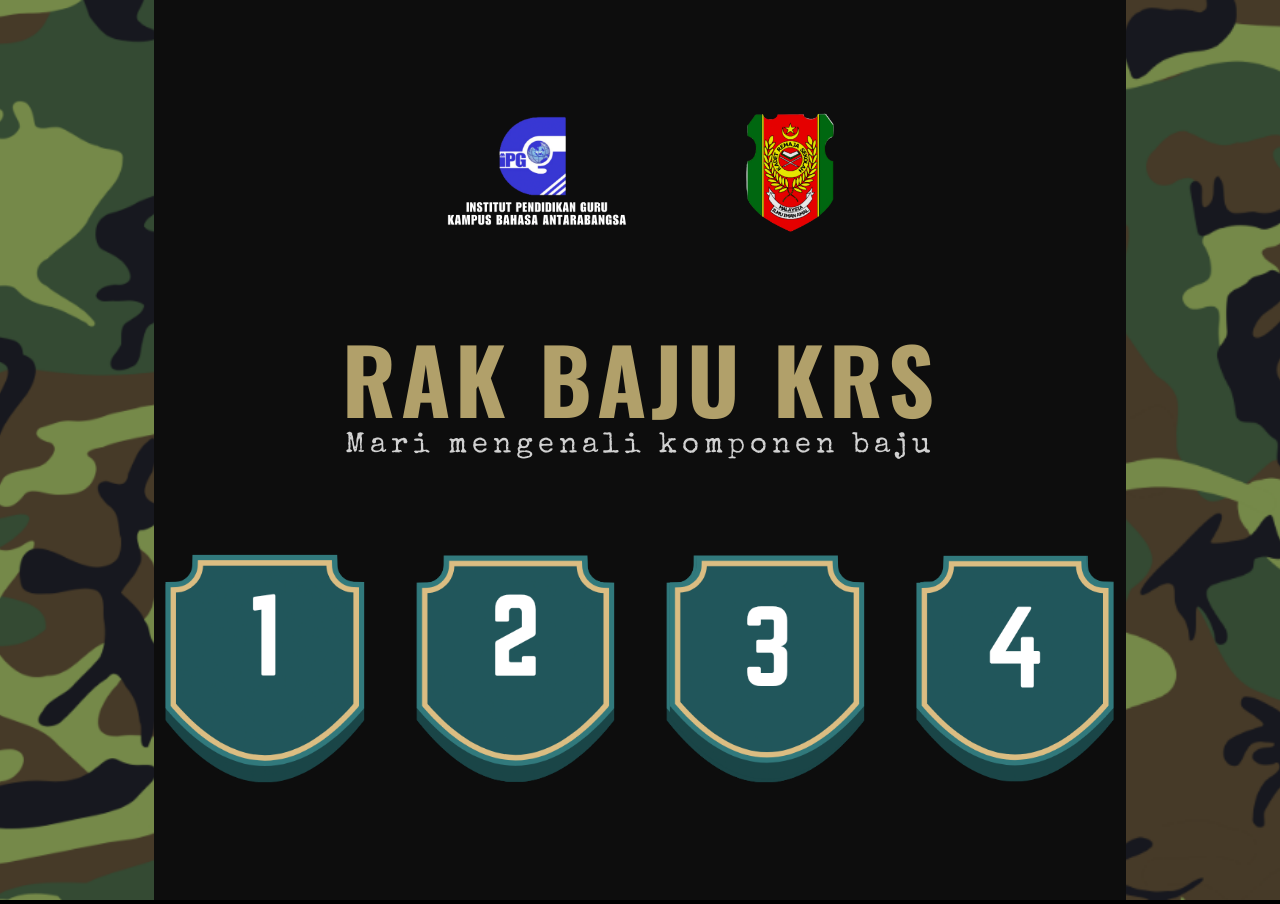
<file: index.html>
<!DOCTYPE html>
<html lang="ms">
<head>
    <meta charset="UTF-8">
    <meta name="viewport" content="width=device-width, initial-scale=1.0">
    <title>Rak Baju KRS</title>
    <link rel="stylesheet" href="style.css">
    <link href="https://fonts.googleapis.com/css2?family=Oswald:wght@700&family=Special+Elite&display=swap" rel="stylesheet">
</head>
<body>

    <div class="camo-side side-left">
        <img src="element/kiriCamo.png" alt="Camo Left">
    </div>

    <div class="content-area">
        
        <div class="logo-row">
            <div class="logo-box">
                <img src="element/logoIPG.png" alt="IPG Logo">
            </div>
            <div class="logo-box">
                <img src="element/logoKRS.png" alt="KRS Logo">
            </div>
        </div>

        <div class="text-center">
            <h1 class="main-title">RAK BAJU KRS</h1>
            <p class="sub-title">Mari mengenali komponen baju</p>
        </div>

        <div class="button-row">
            <a href="scenarioSatu.html"><button class="shield-btn"><img src="element/button1.png" alt="1"></button></a>
            <a href="scenarioDua.html"><button class="shield-btn"><img src="element/button2.png" alt="2"></button></a>
            <a href="scenarioTiga.html"><button class="shield-btn"><img src="element/button3.png" alt="3"></button></a>
            <a href="scenarioEmpat.html"><button class="shield-btn"><img src="element/button4.png" alt="4"></button></a>
        </div>

    </div>

    <div class="camo-side side-right">
        <img src="element/kananCamo.png" alt="Camo Right">
    </div>

</body>
</html>
</file>
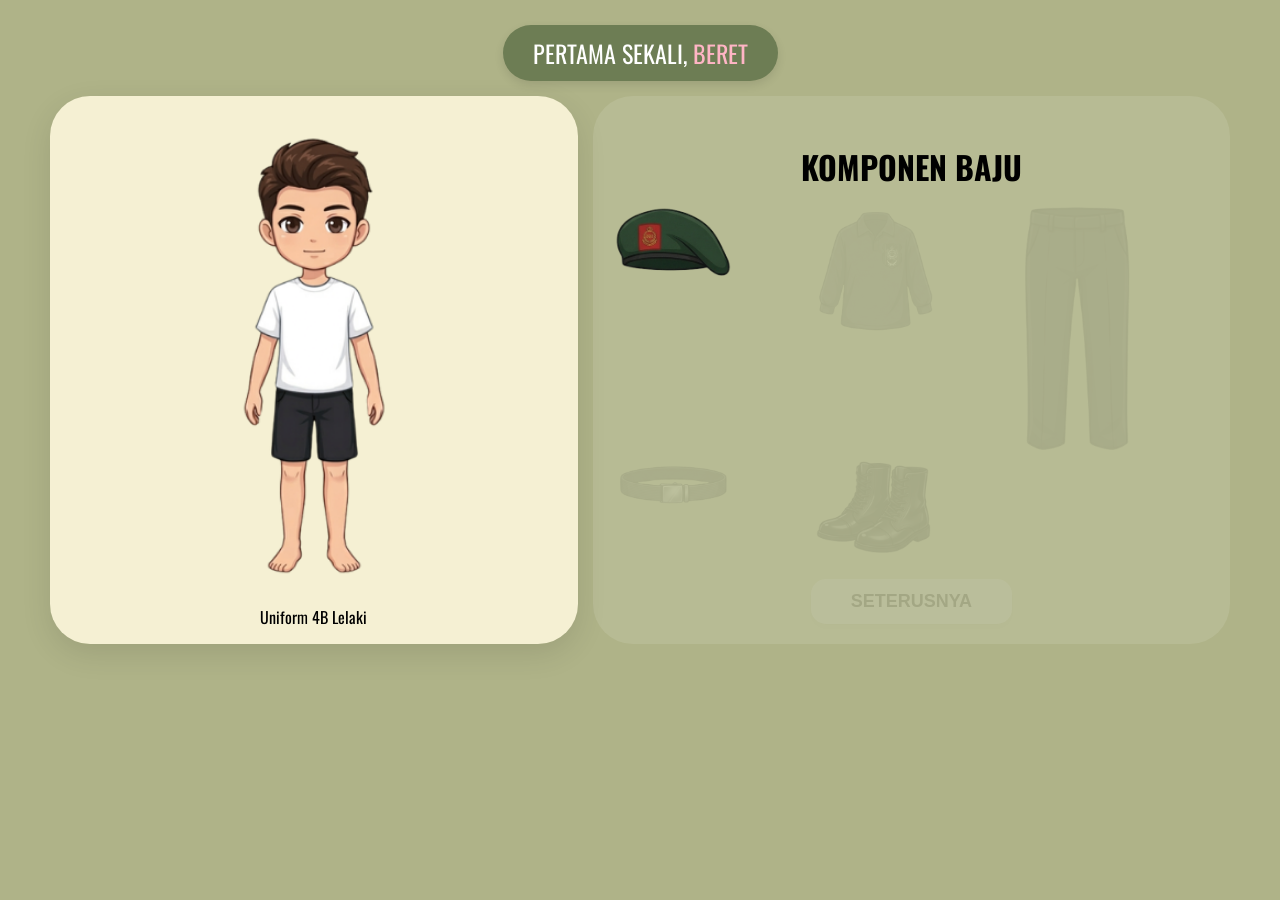
<file: game1.html>
<!DOCTYPE html>
<html lang="en">
<head>
    <meta charset="UTF-8">
    <meta name="viewport" content="width=device-width, initial-scale=1.0">
    <title>KRS Dress Up - Uniform 4B Lelaki</title>
    <link rel="stylesheet" href="game1.css">
    <link href="https://fonts.googleapis.com/css2?family=Special+Elite&family=Oswald:wght@700&display=swap" rel="stylesheet">
    <meta name="viewport" content="width=device-width, initial-scale=1.0, maximum-scale=1.0, user-scalable=no">
</head>
<body>

    <div id="game-screen" class="screen">
        <div id="instruction-pill"><span id="target-item">BERET</span></div>

        <div id="main-layout">
            <div id="character-card">
                <div id="character-drop-zone">
                    <img src="bajuGame1/baseModel.png" id="main-character">
                </div>
                <div class="label-baju">Uniform 4B Lelaki</div>
            </div>

            <div id="wardrobe-card">
                <h2 class="section-title">KOMPONEN BAJU</h2>
                
                <div class="items-grid">
                    <img src="bajuGame1/beret.png" id="item-beret" class="draggable" draggable="true" title="Beret">
                    <img src="bajuGame1/baju.png" id="item-tshirt" class="draggable locked" draggable="true" title="T-Shirt">
                    <img src="bajuGame1/seluar.png" id="item-pants" class="draggable locked" draggable="true" title="Seluar">
                    <img src="bajuGame1/belt.png" id="item-belt" class="draggable locked" draggable="true" title="Tali Pinggang">
                    <img src="bajuGame1/boots.png" id="item-boots" class="draggable locked" draggable="true" title="Kasut But">
                </div>

                <a href="scenarioSatuEnding.html"><button id="btn-seterusnya" class="nav-button locked">SETERUSNYA</button></a>
            </div>
        </div>
    </div>

    <script src="game1.js"></script>
</body>
</html>
</file>
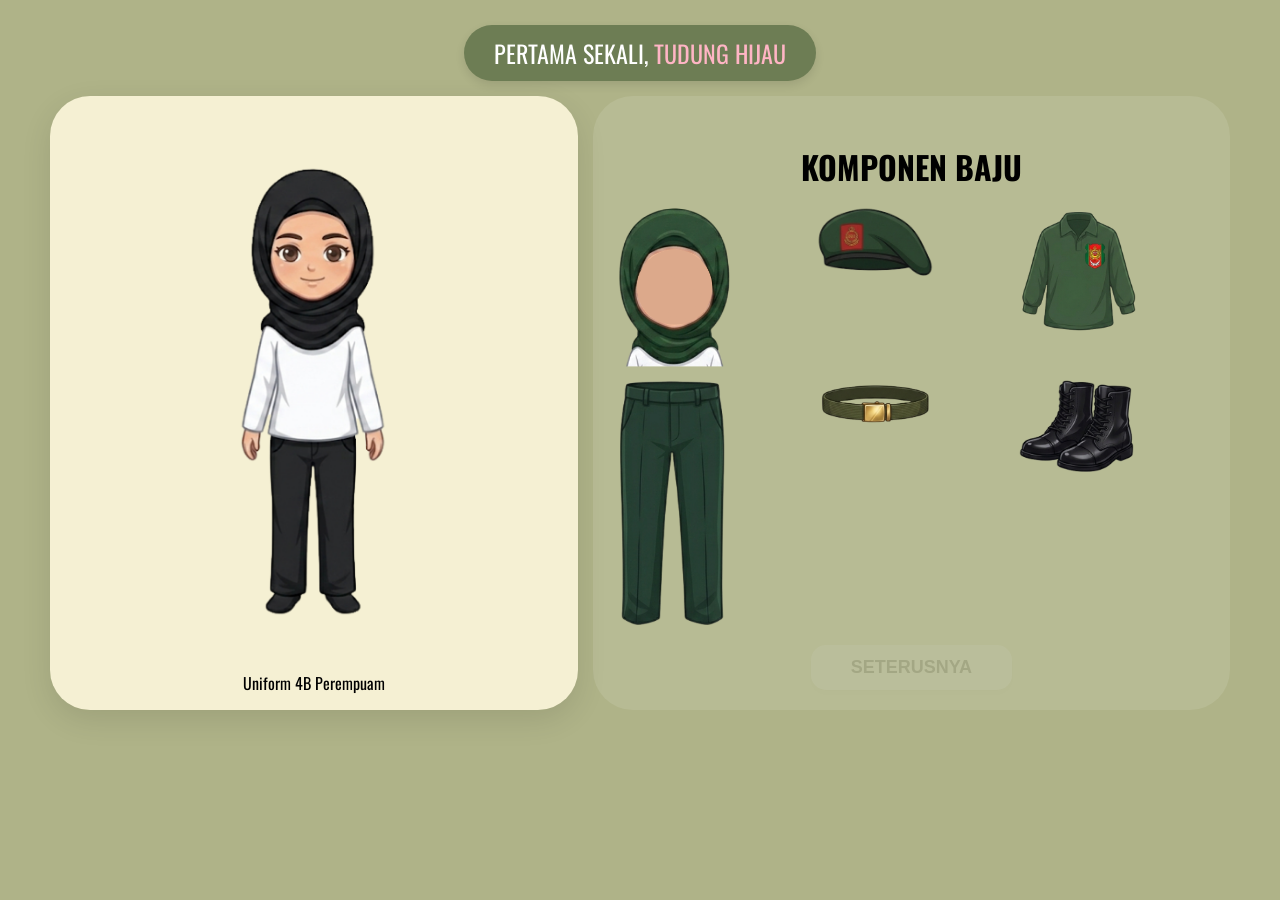
<file: game2.html>
<!DOCTYPE html>
<html lang="en">
<head>
    <meta charset="UTF-8">
    <meta name="viewport" content="width=device-width, initial-scale=1.0">
    <title>KRS Dress Up - Uniform 4B Perempuan</title>
    <link rel="stylesheet" href="game2.css">
    <link href="https://fonts.googleapis.com/css2?family=Special+Elite&family=Oswald:wght@700&display=swap" rel="stylesheet">
    <meta name="viewport" content="width=device-width, initial-scale=1.0, maximum-scale=1.0, user-scalable=no">
</head>
<body>

    <div id="game-screen" class="screen">
        <div id="instruction-pill"><span id="target-item">Tudung Hijau</span></div>

        <div id="main-layout">
            <div id="character-card">
                <div id="character-drop-zone">
                    <img src="bajuGame1/baseModelP.png" id="main-character">
                </div>
                <div class="label-baju">Uniform 4B Perempuam</div>
            </div>

            <div id="wardrobe-card">
                <h2 class="section-title">KOMPONEN BAJU</h2>
                
                <div class="items-grid">
                    <img src="bajuGame1/tudung.png" id="item-tudung" class="draggable" draggable="true" title="Tudung">
                    <img src="bajuGame1/beret.png" id="item-beret" class="draggable" draggable="true" title="Beret">
                    <img src="bajuGame1/baju.png" id="item-tshirt" class="draggable" draggable="true" title="T-Shirt">
                    <img src="bajuGame1/seluar.png" id="item-pants" class="draggable" draggable="true" title="Seluar">
                    <img src="bajuGame1/belt.png" id="item-belt" class="draggable" draggable="true" title="Tali Pinggang">
                    <img src="bajuGame1/boots.png" id="item-boots" class="draggable" draggable="true" title="Kasut But">
                </div>

                <a href="scenarioDuaEnding.html"><button id="btn-seterusnya" class="nav-button locked">SETERUSNYA</button></a>
            </div>
        </div>
    </div>

    <script src="game2.js"></script>
</body>
</html>
</file>
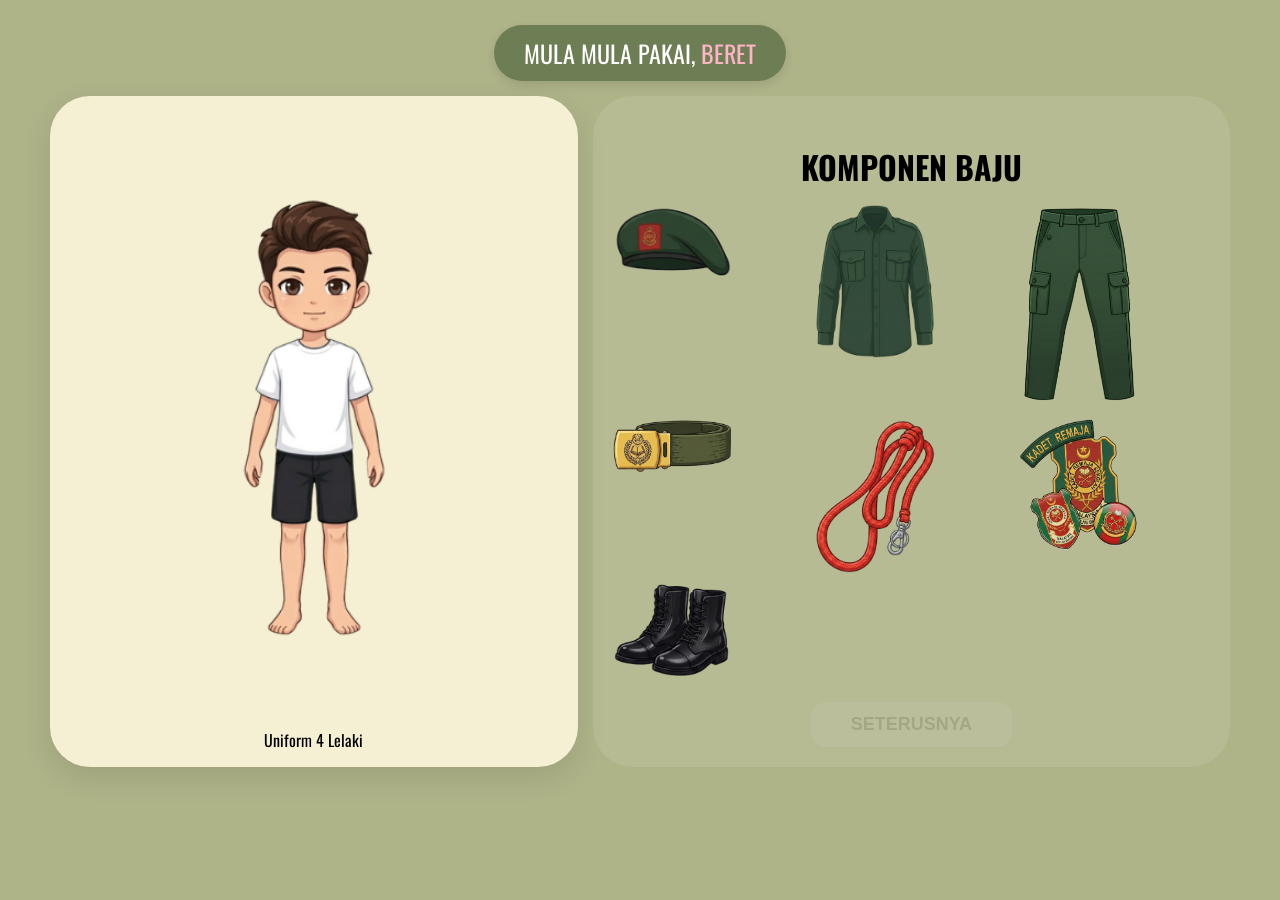
<file: game3.html>
<!DOCTYPE html>
<html lang="en">
<head>
    <meta charset="UTF-8">
    <meta name="viewport" content="width=device-width, initial-scale=1.0">
    <title>KRS Dress Up - Uniform 4 Lelaki</title>
    <link rel="stylesheet" href="game2.css">
    <link href="https://fonts.googleapis.com/css2?family=Special+Elite&family=Oswald:wght@700&display=swap" rel="stylesheet">
    <meta name="viewport" content="width=device-width, initial-scale=1.0, maximum-scale=1.0, user-scalable=no">
</head>
<body>

    <div id="game-screen" class="screen">
        <div id="instruction-pill"><span id="target-item">BERET</span></div>

        <div id="main-layout">
            <div id="character-card">
                <div id="character-drop-zone">
                    <img src="bajuGame1/baseModel.png" id="main-character">
                </div>
                <div class="label-baju">Uniform 4 Lelaki</div>
            </div>

            <div id="wardrobe-card">
                <h2 class="section-title">KOMPONEN BAJU</h2>
                
                <div class="items-grid">
                    <img src="bajuGame1/beret.png" id="item-beret" class="draggable" draggable="true" title="Beret">
                    <img src="bajuGame1/baju2.png" id="item-tshirt" class="draggable" draggable="true" title="T-Shirt">
                    <img src="bajuGame1/seluar2.png" id="item-pants" class="draggable" draggable="true" title="Seluar">
                    <img src="bajuGame1/belt2.png" id="item-belt" class="draggable" draggable="true" title="Tali Pinggang">
                    <img src="bajuGame1/lanyard.png" id="item-lanyard" class="draggable" draggable="true" title="Lanyard">
                    <img src="bajuGame1/lencana.png" id="item-lencana" class="draggable" draggable="true" title="Lencana">
                    <img src="bajuGame1/boots.png" id="item-boots" class="draggable" draggable="true" title="Kasut But">
                </div>

                <a href="scenarioTigaEnding.html"><button id="btn-seterusnya" class="nav-button locked">SETERUSNYA</button></a>
            </div>
        </div>
    </div>

    <script src="game3.js"></script>
</body>
</html>
</file>
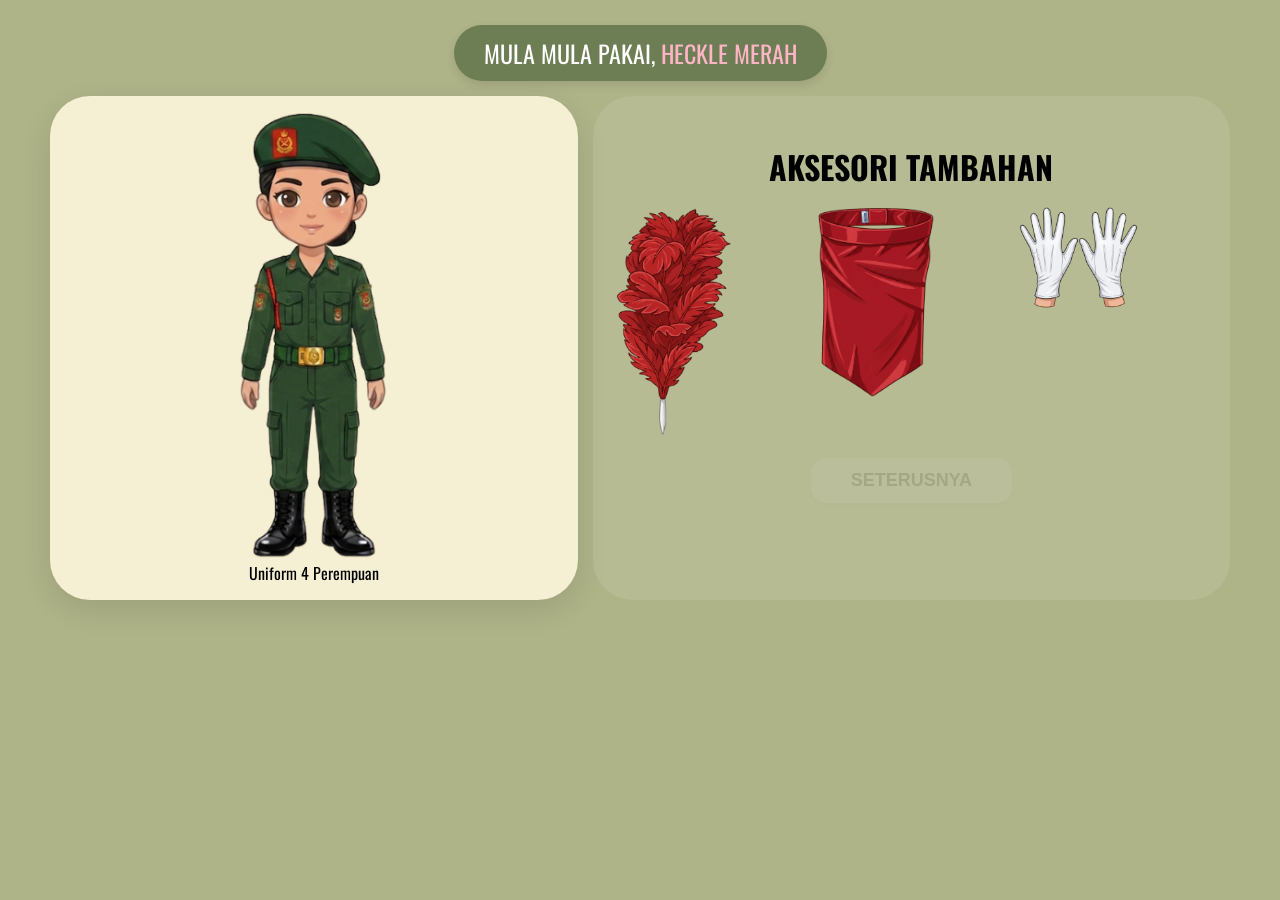
<file: game4.html>
<!DOCTYPE html>
<html lang="en">
<head>
    <meta charset="UTF-8">
    <meta name="viewport" content="width=device-width, initial-scale=1.0">
    <title>KRS Dress Up - Uniform 4 Perempuan</title>
    <link rel="stylesheet" href="game2.css">
    <link href="https://fonts.googleapis.com/css2?family=Special+Elite&family=Oswald:wght@700&display=swap" rel="stylesheet">
    <meta name="viewport" content="width=device-width, initial-scale=1.0, maximum-scale=1.0, user-scalable=no">
</head>
<body>

    <div id="game-screen" class="screen">
        <div id="instruction-pill"><span id="target-item">Hackle/span></div>

        <div id="main-layout">
            <div id="character-card">
                <div id="character-drop-zone">
                    <img src="bajuGame1/modelKawad.png" id="main-character">
                </div>
                <div class="label-baju">Uniform 4 Perempuan</div>
            </div>

            <div id="wardrobe-card">
                <h2 class="section-title">AKSESORI TAMBAHAN</h2>
                
                <div class="items-grid">
                    <img src="bajuGame1/heckle.png" id="item-heckle" class="draggable" draggable="true" title="Heckle">
                    <img src="bajuGame1/mafla.png" id="item-mafla" class="draggable" draggable="true" title="Mafla">
                    <img src="bajuGame1/glove.png" id="item-glove" class="draggable" draggable="true" title="Glove">
                </div>

                <a href="scenarioEmpatEnding.html"><button id="btn-seterusnya" class="nav-button locked">SETERUSNYA</button></a>
            </div>
        </div>
    </div>

    <script src="game4.js"></script>
</body>
</html>
</file>
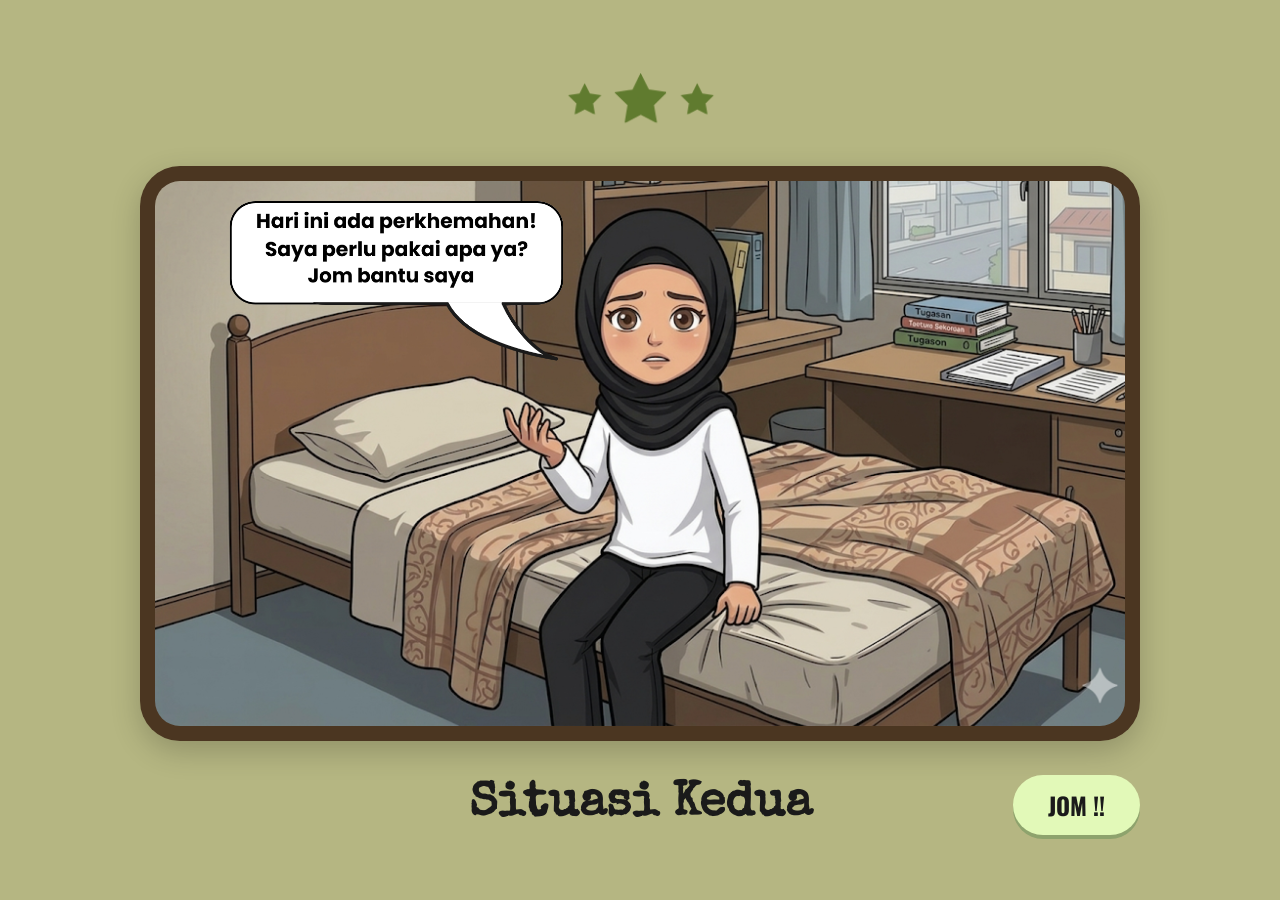
<file: scenarioDua.html>
<!DOCTYPE html>
<html lang="ms">
<head>
    <meta charset="UTF-8">
    <meta name="viewport" content="width=device-width, initial-scale=1.0">
    <title>Situasi Dua - RBK</title>
    <link rel="stylesheet" href="scenarioSatu.css">
    <link href="https://fonts.googleapis.com/css2?family=Special+Elite&family=Oswald:wght@700&display=swap" rel="stylesheet">
</head>
<body>

    <div class="scenario-wrapper">
        
        <div class="stars-container">
            <img src="element/stars.png" alt="Stars" class="stars-img">
        </div>

        <div class="frame-outer">
            <div class="frame-inner">
                <img src="element/scenarioDua.png " alt="Scenario Picture" class="scenario-img">
            </div>
        </div>

        <div class="footer-row">
            <h2 class="situasi-text">Situasi Kedua</h2>
            
            <a href="game2.html" class="jom-button">
                JOM !!
            </a>
        </div>

    </div>

</body>
</html>
</file>
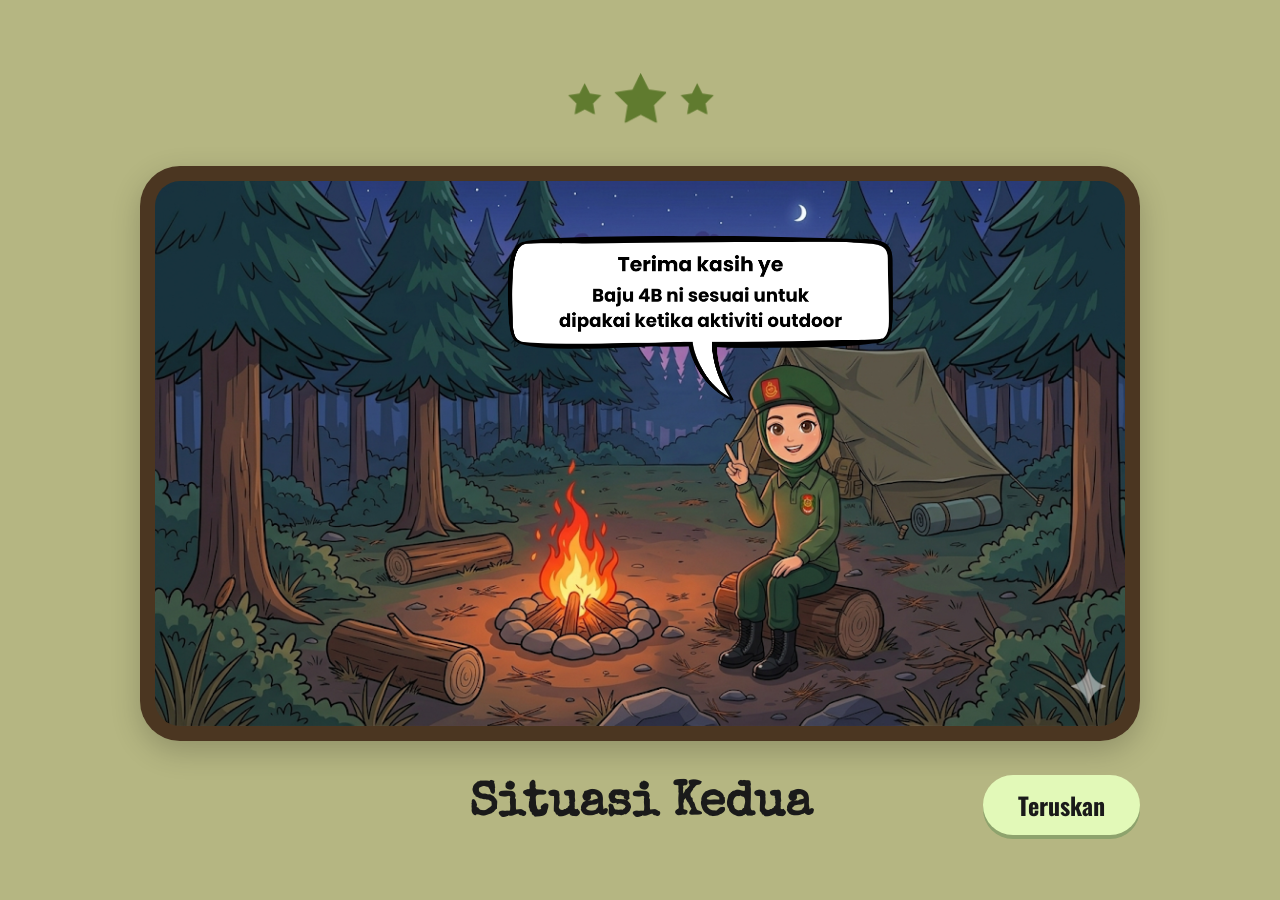
<file: scenarioDuaEnding.html>
<!DOCTYPE html>
<html lang="ms">
<head>
    <meta charset="UTF-8">
    <meta name="viewport" content="width=device-width, initial-scale=1.0">
    <title>Situasi Dua - RBK</title>
    <link rel="stylesheet" href="scenarioSatu.css">
    <link href="https://fonts.googleapis.com/css2?family=Special+Elite&family=Oswald:wght@700&display=swap" rel="stylesheet">
</head>
<body>

    <div class="scenario-wrapper">
        
        <div class="stars-container">
            <img src="element/stars.png" alt="Stars" class="stars-img">
        </div>

        <div class="frame-outer">
            <div class="frame-inner">
                <img src="element/scenarioDuaEnding.png" alt="Scenario Picture" class="scenario-img">
            </div>
        </div>

        <div class="footer-row">
            <h2 class="situasi-text">Situasi Kedua</h2>
            
            <a href="index.html" class="jom-button">
                Teruskan
            </a>
        </div>

    </div>

</body>
</html>
</file>
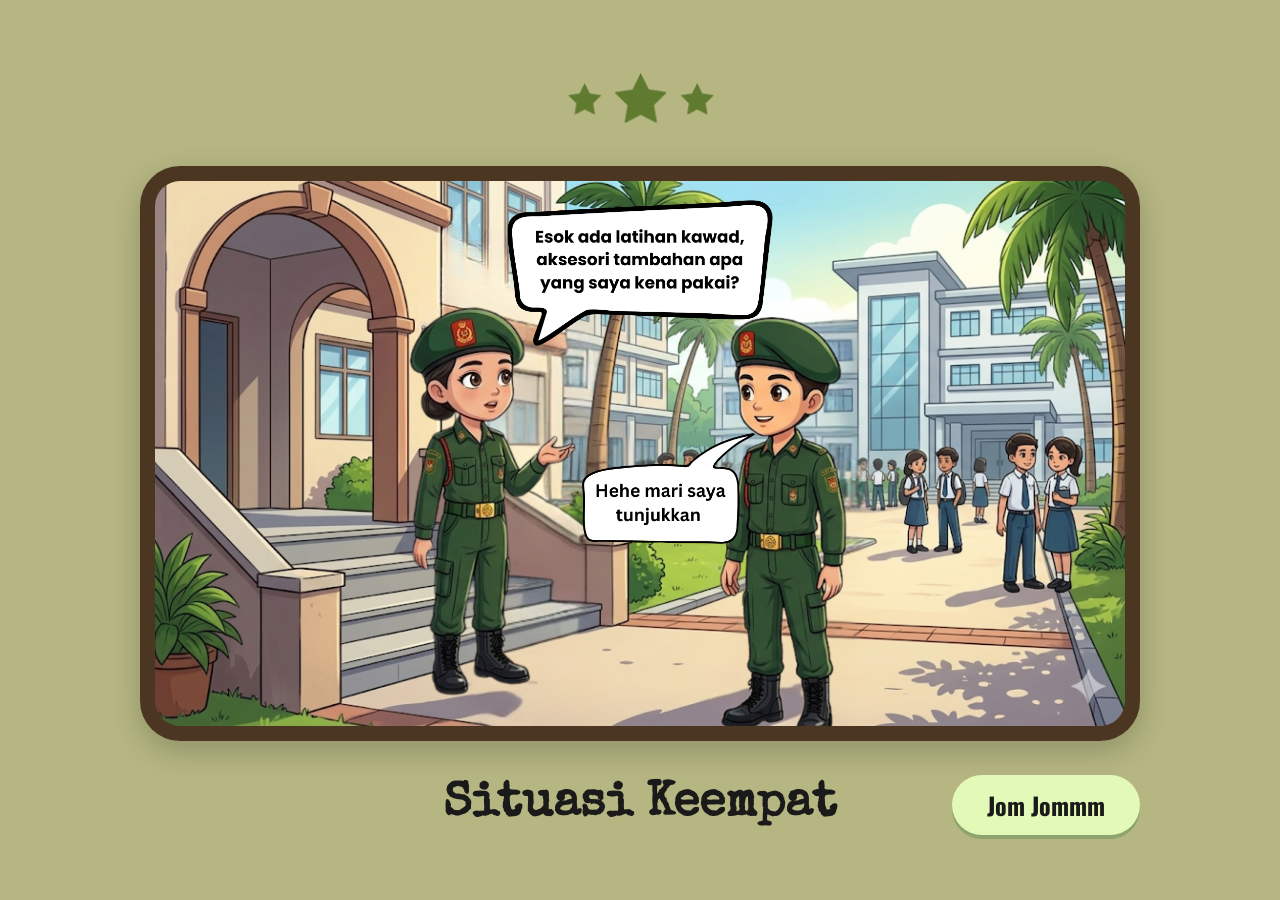
<file: scenarioEmpat.html>
<!DOCTYPE html>
<html lang="ms">
<head>
    <meta charset="UTF-8">
    <meta name="viewport" content="width=device-width, initial-scale=1.0">
    <title>Situasi Empat - RBK</title>
    <link rel="stylesheet" href="scenarioSatu.css">
    <link href="https://fonts.googleapis.com/css2?family=Special+Elite&family=Oswald:wght@700&display=swap" rel="stylesheet">
</head>
<body>

    <div class="scenario-wrapper">
        
        <div class="stars-container">
            <img src="element/stars.png" alt="Stars" class="stars-img">
        </div>

        <div class="frame-outer">
            <div class="frame-inner">
                <img src="element/scenarioEmpat.png" alt="Scenario Picture" class="scenario-img">
            </div>
        </div>

        <div class="footer-row">
            <h2 class="situasi-text">Situasi Keempat</h2>
            
            <a href="game4.html" class="jom-button">
                Jom Jommm
            </a>
        </div>

    </div>

</body>
</html>
</file>
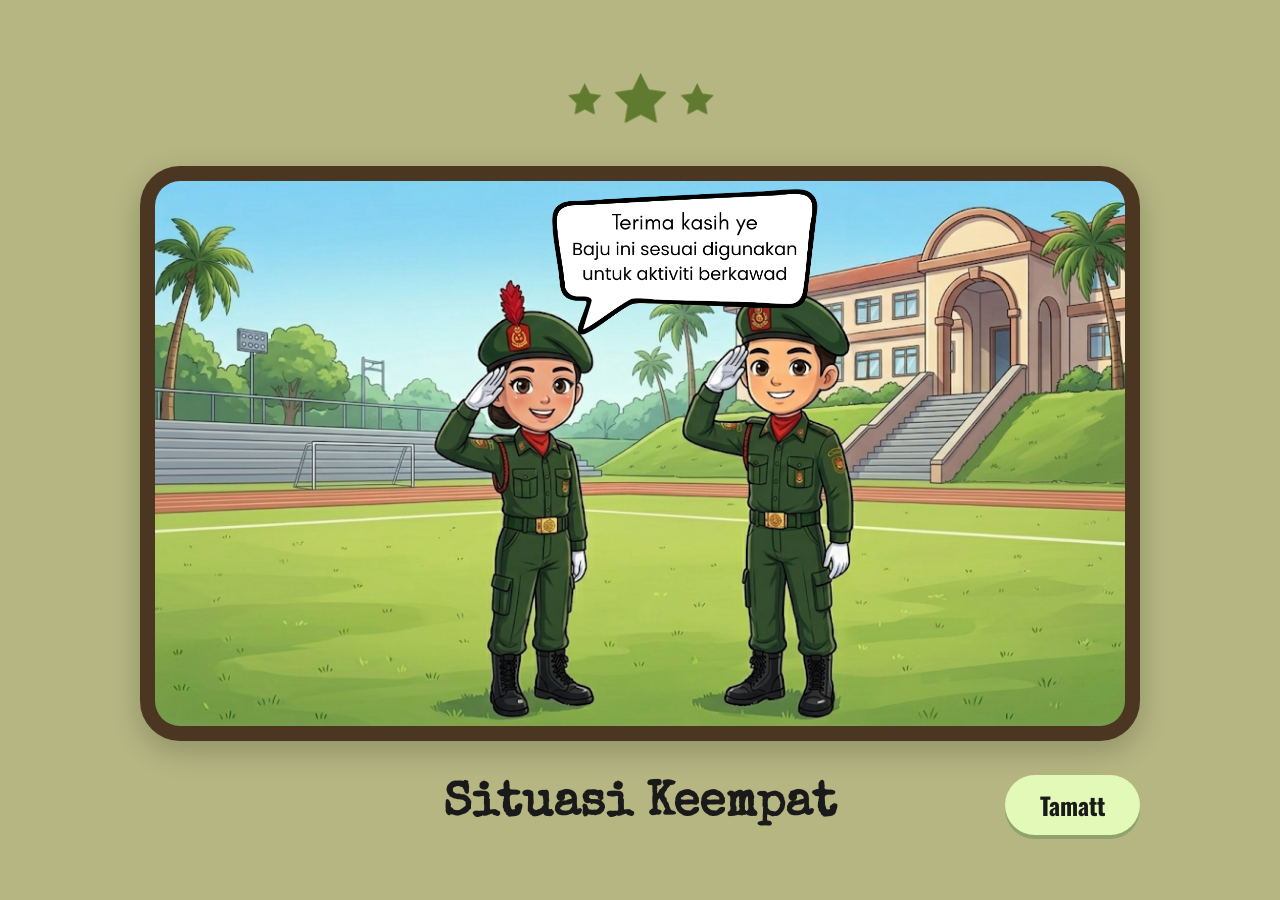
<file: scenarioEmpatEnding.html>
<!DOCTYPE html>
<html lang="ms">
<head>
    <meta charset="UTF-8">
    <meta name="viewport" content="width=device-width, initial-scale=1.0">
    <title>Situasi Empat - RBK</title>
    <link rel="stylesheet" href="scenarioSatu.css">
    <link href="https://fonts.googleapis.com/css2?family=Special+Elite&family=Oswald:wght@700&display=swap" rel="stylesheet">
</head>
<body>

    <div class="scenario-wrapper">
        
        <div class="stars-container">
            <img src="element/stars.png" alt="Stars" class="stars-img">
        </div>

        <div class="frame-outer">
            <div class="frame-inner">
                <img src="element/scenarioEmpatEnding.png  " alt="Scenario Picture" class="scenario-img">
            </div>
        </div>

        <div class="footer-row">
            <h2 class="situasi-text">Situasi Keempat</h2>
            
            <a href="index.html" class="jom-button">
                Tamatt
            </a>
        </div>

    </div>

</body>
</html>
</file>
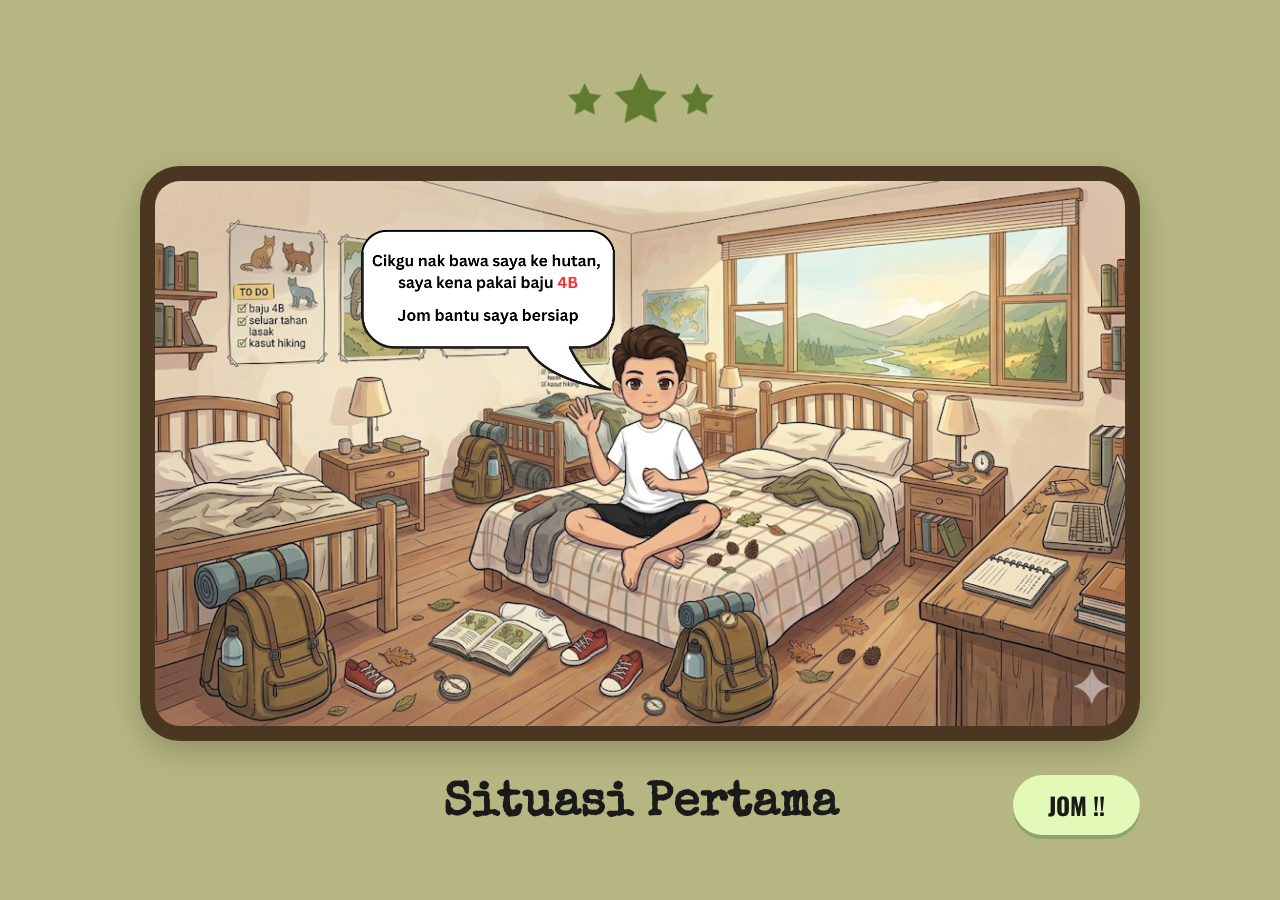
<file: scenarioSatu.html>
<!DOCTYPE html>
<html lang="ms">
<head>
    <meta charset="UTF-8">
    <meta name="viewport" content="width=device-width, initial-scale=1.0">
    <title>Situasi Satu - RBK</title>
    <link rel="stylesheet" href="scenarioSatu.css">
    <link href="https://fonts.googleapis.com/css2?family=Special+Elite&family=Oswald:wght@700&display=swap" rel="stylesheet">
</head>
<body>

    <div class="scenario-wrapper">
        
        <div class="stars-container">
            <img src="element/stars.png" alt="Stars" class="stars-img">
        </div>

        <div class="frame-outer">
            <div class="frame-inner">
                <img src="element/scenarioGambar1.png   " alt="Scenario Picture" class="scenario-img">
            </div>
        </div>

        <div class="footer-row">
            <h2 class="situasi-text">Situasi Pertama</h2>
            
            <a href="game1.html" class="jom-button">
                JOM !!
            </a>
        </div>

    </div>

</body>
</html>
</file>
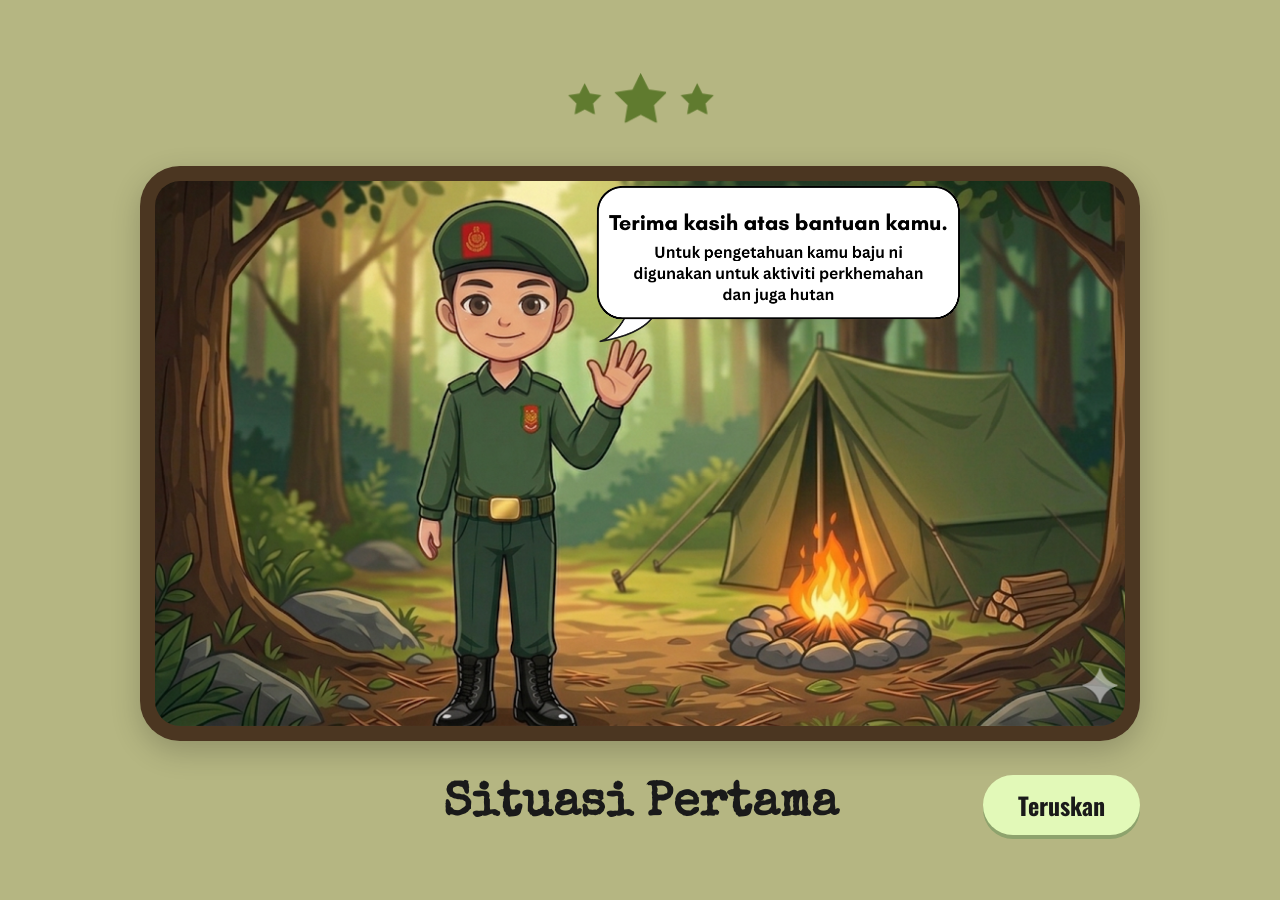
<file: scenarioSatuEnding.html>
<!DOCTYPE html>
<html lang="ms">
<head>
    <meta charset="UTF-8">
    <meta name="viewport" content="width=device-width, initial-scale=1.0">
    <title>Situasi Satu - RBK </title>
    <link rel="stylesheet" href="scenarioSatu.css">
    <link href="https://fonts.googleapis.com/css2?family=Special+Elite&family=Oswald:wght@700&display=swap" rel="stylesheet">
</head>
<body>

    <div class="scenario-wrapper">
        
        <div class="stars-container">
            <img src="element/stars.png" alt="Stars" class="stars-img">
        </div>

        <div class="frame-outer">
            <div class="frame-inner">
                <img src="element/scenarioSatuEnding.png" alt="Scenario Picture" class="scenario-img">
            </div>
        </div>

        <div class="footer-row">
            <h2 class="situasi-text">Situasi Pertama</h2>
            
            <a href="index.html" class="jom-button">
                Teruskan
            </a>
        </div>

    </div>

</body>
</html>
</file>
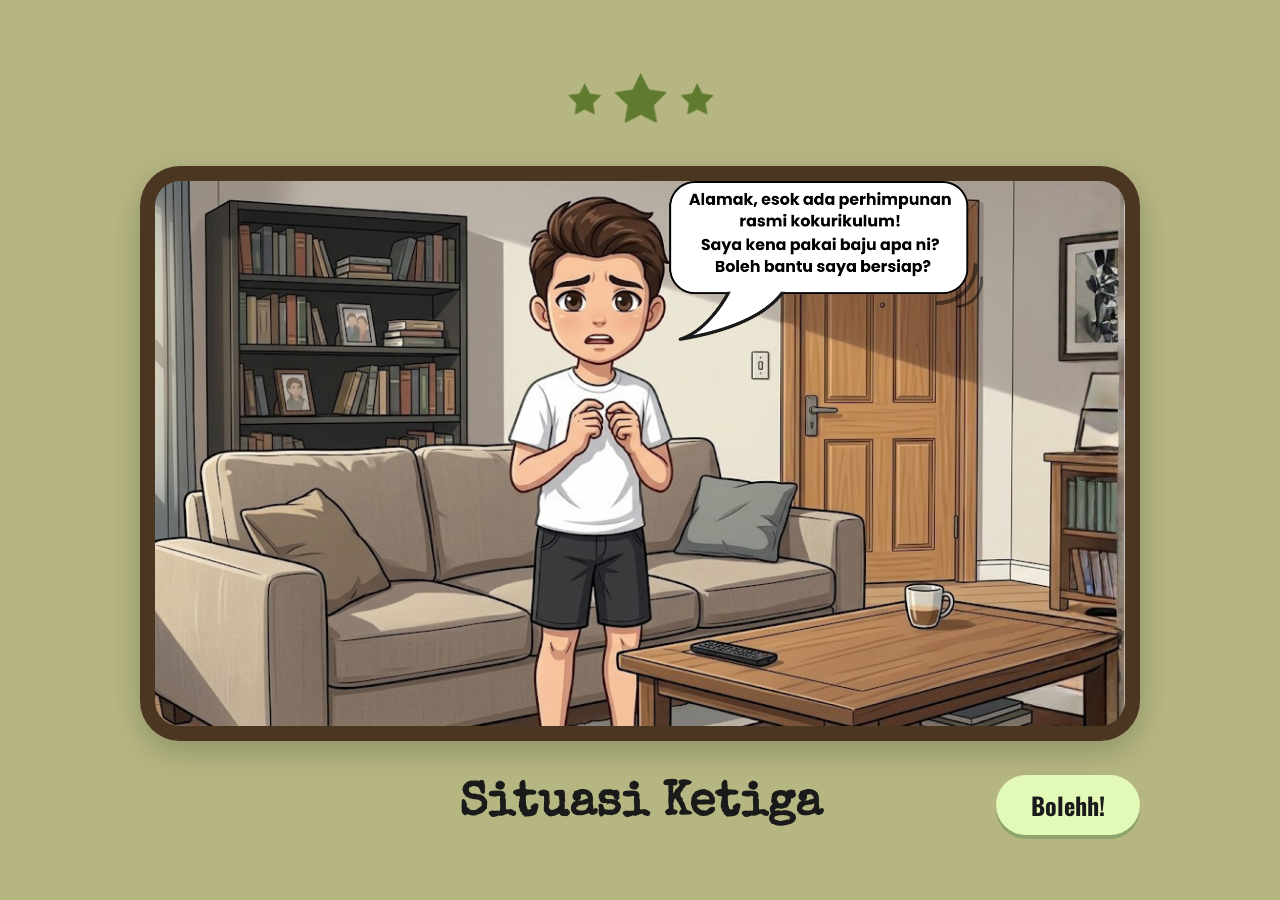
<file: scenarioTiga.html>
<!DOCTYPE html>
<html lang="ms">
<head>
    <meta charset="UTF-8">
    <meta name="viewport" content="width=device-width, initial-scale=1.0">
    <title>Situasi Tiga - RBK</title>
    <link rel="stylesheet" href="scenarioSatu.css">
    <link href="https://fonts.googleapis.com/css2?family=Special+Elite&family=Oswald:wght@700&display=swap" rel="stylesheet">
</head>
<body>

    <div class="scenario-wrapper">
        
        <div class="stars-container">
            <img src="element/stars.png" alt="Stars" class="stars-img">
        </div>

        <div class="frame-outer">
            <div class="frame-inner">
                <img src="element/scenarioTiga.png " alt="Scenario Picture" class="scenario-img">
            </div>
        </div>

        <div class="footer-row">
            <h2 class="situasi-text">Situasi Ketiga</h2>
            
            <a href="game3.html" class="jom-button">
                Bolehh!
            </a>
        </div>

    </div>

</body>
</html>
</file>
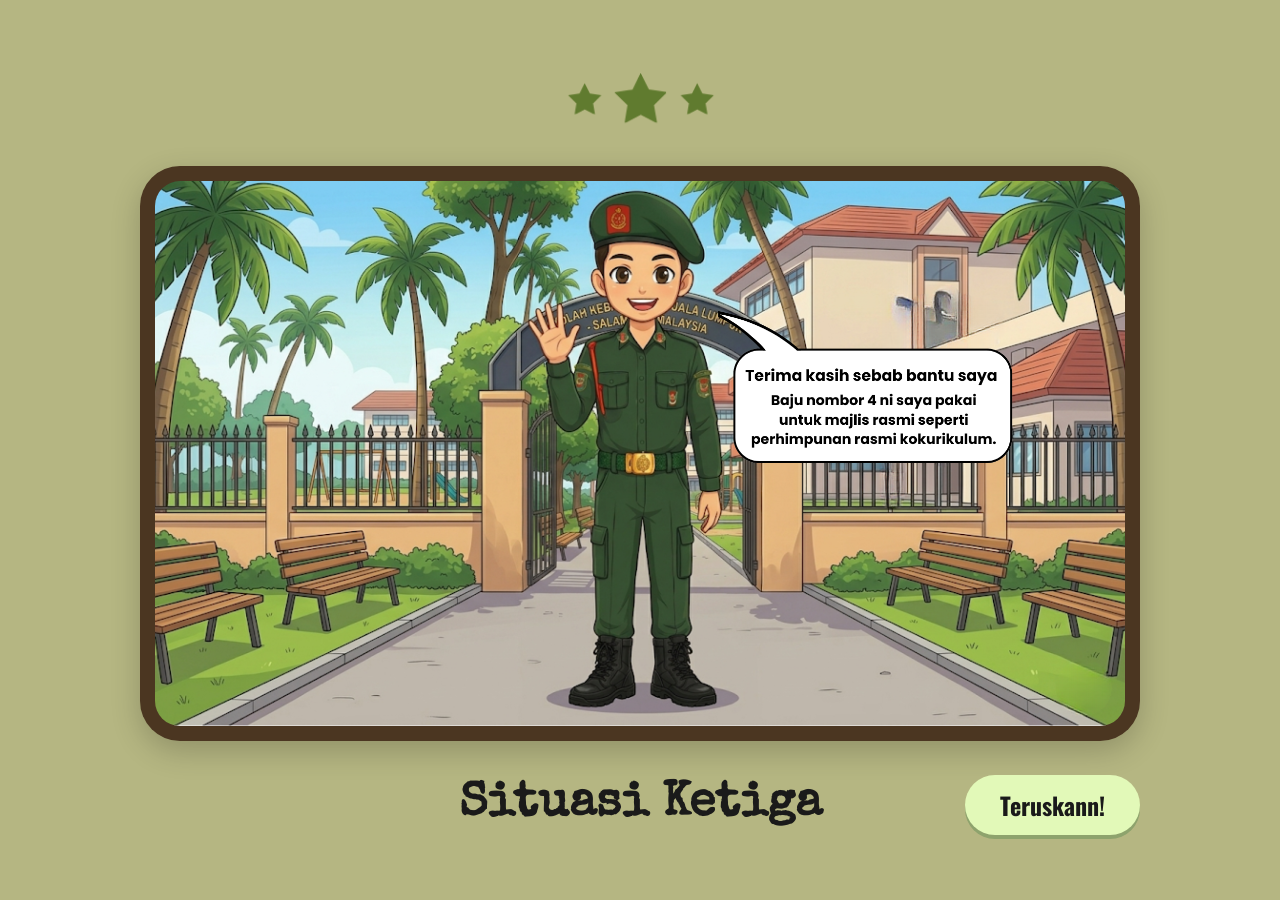
<file: scenarioTigaEnding.html>
<!DOCTYPE html>
<html lang="ms">
<head>
    <meta charset="UTF-8">
    <meta name="viewport" content="width=device-width, initial-scale=1.0">
    <title>Situasi Tiga - RBK</title>
    <link rel="stylesheet" href="scenarioSatu.css">
    <link href="https://fonts.googleapis.com/css2?family=Special+Elite&family=Oswald:wght@700&display=swap" rel="stylesheet">
</head>
<body>

    <div class="scenario-wrapper">
        
        <div class="stars-container">
            <img src="element/stars.png" alt="Stars" class="stars-img">
        </div>

        <div class="frame-outer">
            <div class="frame-inner">
                <img src="element/scenarioTigaEnding.png  " alt="Scenario Picture" class="scenario-img">
            </div>
        </div>

        <div class="footer-row">
            <h2 class="situasi-text">Situasi Ketiga</h2>
            
            <a href="index.html" class="jom-button">
                Teruskann!
            </a>
        </div>

    </div>

</body>
</html>
</file>
<file: style.css>
* {
    margin: 0;
    padding: 0;
    box-sizing: border-box;
}

body {
    background-color: #000;
    display: flex;
    height: 100vh;
    width: 100vw;
    overflow: hidden;
}

/* Camo Sides */
.camo-side {
    width: 12%; 
    height: 100%;
    flex-shrink: 0;
}

.camo-side img {
    width: 100%;
    height: 100%;
    object-fit: cover;
}

/* Center Content Area */
.content-area {
    background-color: #0d0d0d;
    flex-grow: 1;
    display: flex;
    flex-direction: column;
    align-items: center;
    /* This distributes space evenly between logo, title, and buttons */
    justify-content: space-evenly; 
    padding: 20px 0;
}

/* Logo Section */
.logo-row {
    display: flex;
    gap: 40px;
    align-items: center;
}

.logo-box img {
    height: 120px; 
    width: auto;
}

/* Title Section */
.text-center {
    text-align: center;
}

.main-title {
    font-family: 'Oswald', sans-serif;
    font-size: clamp(4rem, 7vw, 6.5rem);
    color: #b1a06a;
    letter-spacing: 5px;
    line-height: 1.1;
    text-transform: uppercase;
}

.sub-title {
    font-family: 'Special Elite', cursive;
    font-size: 1.8rem;
    letter-spacing: 5px;
    color: #d1d1d1;
    margin-top: 5px;
}

/* Shield Buttons - Refined Size and Spacing */
.button-row {
    display: flex;
    gap: 50px; /* Increased space between shields */
    width: 100%;
    justify-content: center;
    align-items: center;
}

.shield-btn {
    background: none;
    border: none;
    cursor: pointer;
    transition: transform 0.2s ease;
}

.shield-btn:hover {
    transform: scale(1.1);
}

.shield-btn img {
    /* Slightly smaller width to prevent crowding */
    width: 200px; 
    height: auto;
}

@media (max-width: 768px) {
    /* Hide camo on very small screens to give more space, or make them thinner */
    .camo-side {
        width: 8%;
    }

    .main-title {
        font-size: 2.5rem;
        letter-spacing: 2px;
    }

    .sub-title {
        font-size: 1.2rem;
    }

    .logo-box img {
        height: 80px; /* Smaller logos on phone */
    }

    .button-row {
        gap: 20px; /* Closer together on phone */
    }

    .shield-btn img {
        width: 140px; /* Smaller shields on phone */
    }
}

@media (max-width: 850px) {
    body {
        overflow-y: auto; /* Enable vertical scrolling for stacked items */
    }

    .content-area {
        padding: 40px 10px;
        justify-content: flex-start; /* Start from top so user can scroll down */
        gap: 40px;
    }

    .camo-side {
        width: 8%; /* Thinner camo on tablets/phones */
    }

    .main-title {
        font-size: 2.8rem;
    }

    /* THE STACKING PART */
    .button-row {
        flex-direction: column; /* This stacks them vertically */
        gap: 20px;
    }

    .shield-btn img {
        width: 120px; /* Adjusted size for mobile view */
    }
}

@media (max-width: 480px) {
    .camo-side {
        display: none; /* Remove camo on very small phones for more space */
    }
}
</file>
<file: game1.css>
:root {
    --bg-olive: #afb388;
    --card-cream: #f5f0d3;
    --pill-green: #6d7d54;
    --text-pink: #ffb5c5;
}

/* Memastikan skrin sentiasa penuh dan tidak lari */
body, html {
    margin: 0; 
    padding: 0; 
    font-family: 'Oswald', sans-serif;
    background-color: var(--bg-olive);
    min-height: 100vh;
    width: 100vw;
    display: flex;
    flex-direction: column;
    align-items: center;
    overflow-x: hidden; /* Elakkan skrin goyang ke kiri/kanan */
}

/* Container utama yang membungkus semua elemen */
#game-screen {
    display: flex;
    flex-direction: column;
    align-items: center;
    width: 100%;
    max-width: 1200px;
    padding: 10px;
    box-sizing: border-box;
}

/* Bar Arahan di atas */
#instruction-pill {
    background: var(--pill-green);
    color: white;
    padding: 10px 30px;
    border-radius: 50px;
    font-size: clamp(16px, 4vw, 24px); /* Saiz teks automatik ikut skrin */
    margin: 15px 0;
    text-align: center;
    width: fit-content;
    box-shadow: 0 4px 10px rgba(0,0,0,0.1);
}

/* Layout Karakter & Wardrobe */
#main-layout {
    display: flex; 
    flex-direction: row; /* Desktop: Bersebelahan */
    width: 100%; 
    gap: 15px; 
    align-items: stretch;
}

/* Kad Karakter */
#character-card {
    flex: 1; 
    background: var(--card-cream); 
    border-radius: 40px;
    display: flex; 
    flex-direction: column; 
    align-items: center; 
    padding: 15px;
    box-shadow: 0 10px 30px rgba(0,0,0,0.1);
    min-height: 300px;
}

#character-drop-zone { 
    flex: 1; 
    display: flex; 
    align-items: center; 
    justify-content: center; 
    width: 100%; 
}

#main-character { 
    height: auto;
    max-height: 450px;
    width: 100%;
    object-fit: contain; 
}

/* Kad Wardrobe (Komponen Baju) */
#wardrobe-card {
    flex: 1.2; 
    background: rgba(255, 255, 255, 0.1);
    border-radius: 40px; 
    padding: 20px; 
    display: flex; 
    flex-direction: column; 
    align-items: center;
    min-height: 300px;
}

.section-title { 
    font-size: clamp(20px, 5vw, 32px); 
    margin-bottom: 15px; 
    font-weight: bold;
}

/* Grid Item Baju */
.items-grid {
    display: grid; 
    grid-template-columns: repeat(3, 1fr); 
    gap: 10px; 
    width: 100%;
}

.item-slot {
    background: var(--card-cream);
    border-radius: 15px;
    padding: 10px;
    display: flex;
    justify-content: center;
    align-items: center;
    aspect-ratio: 1/1;
    box-shadow: inset 0 2px 5px rgba(0,0,0,0.05);
}

.draggable { 
    width: 100%; 
    max-width: 120px;
    height: auto;
    cursor: grab;   
    transition: transform 0.2s; 
}

.draggable:hover { transform: scale(1.1); }
.locked { opacity: 0.1; pointer-events: none; filter: grayscale(1); }

/* Butang Seterusnya */
.nav-button {
    margin-top: 20px;
    padding: 12px 40px;
    font-size: 18px;
    border-radius: 15px;
    background: #c5e6a6;
    border: none;
    font-weight: bold;
    cursor: pointer;
    box-shadow: 0 4px 10px rgba(0,0,0,0.1);
}

/* --- FIX UNTUK PHONE (MEDIA QUERY) --- */
@media (max-width: 768px) {
    body, html {
        overflow-y: auto; /* Benarkan scroll jika skrin pendek */
    }

    #main-layout {
        flex-direction: column; /* Tukar jadi susunan atas-bawah */
        align-items: center;
    }

    #character-card, #wardrobe-card {
        width: 100%; /* Lebar penuh pada phone */
        flex: none;
    }

    #main-character {
        max-height: 300px; /* Kecilkan karakter supaya baju nampak */
    }

    .items-grid {
        grid-template-columns: repeat(3, 1fr); /* Kekalkan 3 baris */
        gap: 8px;
    }

    .draggable {
        max-width: 80px;
    }
}
</file>
<file: game2.css>
:root {
    --bg-olive: #afb388;
    --card-cream: #f5f0d3;
    --pill-green: #6d7d54;
    --text-pink: #ffb5c5;
}

/* Memastikan skrin sentiasa penuh dan tidak lari */
body, html {
    margin: 0; 
    padding: 0; 
    font-family: 'Oswald', sans-serif;
    background-color: var(--bg-olive);
    min-height: 100vh;
    width: 100vw;
    display: flex;
    flex-direction: column;
    align-items: center;
    overflow-x: hidden; /* Elakkan skrin goyang ke kiri/kanan */
}

/* Container utama yang membungkus semua elemen */
#game-screen {
    display: flex;
    flex-direction: column;
    align-items: center;
    width: 100%;
    max-width: 1200px;
    padding: 10px;
    box-sizing: border-box;
}

/* Bar Arahan di atas */
#instruction-pill {
    background: var(--pill-green);
    color: white;
    padding: 10px 30px;
    border-radius: 50px;
    font-size: clamp(16px, 4vw, 24px); /* Saiz teks automatik ikut skrin */
    margin: 15px 0;
    text-align: center;
    width: fit-content;
    box-shadow: 0 4px 10px rgba(0,0,0,0.1);
}

/* Layout Karakter & Wardrobe */
#main-layout {
    display: flex; 
    flex-direction: row; /* Desktop: Bersebelahan */
    width: 100%; 
    gap: 15px; 
    align-items: stretch;
}

/* Kad Karakter */
#character-card {
    flex: 1; 
    background: var(--card-cream); 
    border-radius: 40px;
    display: flex; 
    flex-direction: column; 
    align-items: center; 
    padding: 15px;
    box-shadow: 0 10px 30px rgba(0,0,0,0.1);
    min-height: 300px;
}

#character-drop-zone { 
    flex: 1; 
    display: flex; 
    align-items: center; 
    justify-content: center; 
    width: 100%; 
}

#main-character { 
    height: auto;
    max-height: 450px;
    width: 100%;
    object-fit: contain; 
}

/* Kad Wardrobe (Komponen Baju) */
#wardrobe-card {
    flex: 1.2; 
    background: rgba(255, 255, 255, 0.1);
    border-radius: 40px; 
    padding: 20px; 
    display: flex; 
    flex-direction: column; 
    align-items: center;
    min-height: 300px;
}

.section-title { 
    font-size: clamp(20px, 5vw, 32px); 
    margin-bottom: 15px; 
    font-weight: bold;
}

/* Grid Item Baju */
.items-grid {
    display: grid; 
    grid-template-columns: repeat(3, 1fr); 
    gap: 10px; 
    width: 100%;
}

.item-slot {
    background: var(--card-cream);
    border-radius: 15px;
    padding: 10px;
    display: flex;
    justify-content: center;
    align-items: center;
    aspect-ratio: 1/1;
    box-shadow: inset 0 2px 5px rgba(0,0,0,0.05);
}

.draggable { 
    width: 100%; 
    max-width: 120px;
    height: auto;
    cursor: grab;   
    transition: transform 0.2s; 
}

.draggable:hover { transform: scale(1.1); }
.locked { opacity: 0.1; pointer-events: none; filter: grayscale(1); }

/* Butang Seterusnya */
.nav-button {
    margin-top: 20px;
    padding: 12px 40px;
    font-size: 18px;
    border-radius: 15px;
    background: #c5e6a6;
    border: none;
    font-weight: bold;
    cursor: pointer;
    box-shadow: 0 4px 10px rgba(0,0,0,0.1);
}

/* --- FIX UNTUK PHONE (MEDIA QUERY) --- */
@media (max-width: 768px) {
    body, html {
        overflow-y: auto; /* Benarkan scroll jika skrin pendek */
    }

    #main-layout {
        flex-direction: column; /* Tukar jadi susunan atas-bawah */
        align-items: center;
    }

    #character-card, #wardrobe-card {
        width: 100%; /* Lebar penuh pada phone */
        flex: none;
    }

    #main-character {
        max-height: 300px; /* Kecilkan karakter supaya baju nampak */
    }

    .items-grid {
        grid-template-columns: repeat(3, 1fr); /* Kekalkan 3 baris */
        gap: 8px;
    }

    .draggable {
        max-width: 80px;
    }
}
</file>
<file: scenarioSatu.css>
* {
    margin: 0;
    padding: 0;
    box-sizing: border-box;
}

body {
    /* The light olive/khaki background from your image */
    background-color: #b5b682; 
    font-family: 'Special Elite', cursive;
    height: 100vh;
    width: 100vw;
    display: flex;
    justify-content: center;
    align-items: center;
    overflow: hidden;
}

.scenario-wrapper {
    width: 90%;
    max-width: 1000px;
    display: flex;
    flex-direction: column;
    align-items: center;
    gap: 20px;
}

/* Stars Styling */
.stars-container {
    margin-bottom: 10px;
}

.stars-img {
    height: 60px;
    width: auto;
}

/* The Brown Border Frame */
.frame-outer {
    background-color: #4b3621; /* Dark brown frame color */
    padding: 15px;
    border-radius: 40px; /* Rounded corners like the image */
    box-shadow: 0 10px 30px rgba(0,0,0,0.2);
    width: 100%;
}

.frame-inner {
    border-radius: 25px;
    overflow: hidden;
    background-color: #fff;
    display: flex;
}

.scenario-img {
    width: 100%;
    height: auto;
    display: block;
}

/* Footer Section */
.footer-row {
    width: 100%;
    display: flex;
    justify-content: center;
    align-items: center;
    position: relative;
    margin-top: 20px;
}

.situasi-text {
    font-size: 3rem;
    color: #1a1a1a;
    text-align: center;
}

/* JOM Button Styling */
.jom-button {
    position: absolute;
    right: 0;
    background-color: #e2f9b8; /* Light lime green */
    color: #1a1a1a;
    padding: 12px 35px;
    border-radius: 50px;
    text-decoration: none;
    font-family: 'Oswald', sans-serif;
    font-size: 1.5rem;
    font-weight: bold;
    box-shadow: 0 4px 0px #8ea36d; /* 3D effect shadow */
    transition: all 0.2s ease;
}

.jom-button:hover {
    transform: translateY(-2px);
    box-shadow: 0 6px 0px #8ea36d;
}

.jom-button:active {
    transform: translateY(2px);
    box-shadow: 0 0px 0px #8ea36d;
}

/* --- Mobile View --- */
@media (max-width: 768px) {
    .frame-outer {
        padding: 10px;
        border-radius: 20px;
    }

    .footer-row {
        flex-direction: column;
        gap: 20px;
    }

    .jom-button {
        position: static; /* Moves button below text on mobile */
        width: 60%;
        text-align: center;
    }

    .situasi-text {
        font-size: 2rem;
    }
}
</file>
